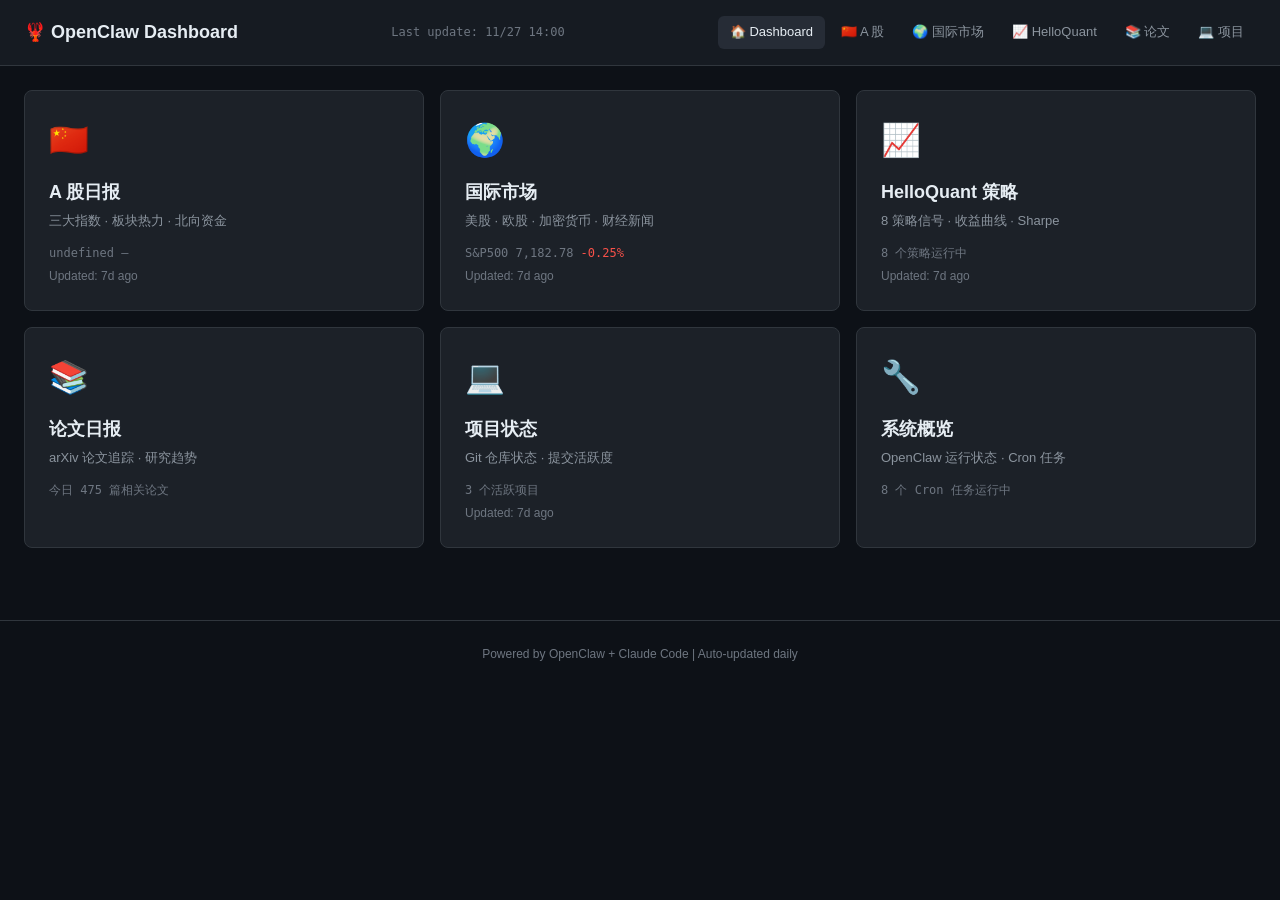
<file: index.html>
<!DOCTYPE html>
<html lang="zh-CN">
<head>
  <meta charset="UTF-8">
  <meta name="viewport" content="width=device-width, initial-scale=1.0">
  <title>OpenClaw Dashboard</title>
  <link rel="stylesheet" href="assets/style.css">
</head>
<body>
  <div class="header">
    <h1>🦞 OpenClaw Dashboard</h1>
    <div class="updated" id="last-updated"></div>
    <nav></nav>
  </div>

  <div class="container">
    <div class="grid-3" id="cards"></div>
  </div>

  <div class="footer">
    Powered by OpenClaw + Claude Code | Auto-updated daily
  </div>

  <script src="assets/common.js"></script>
  <script>
    renderNav('index');

    const cardDefs = [
      { id: 'a-shares', icon: '🇨🇳', title: 'A 股日报', desc: '三大指数 · 板块热力 · 北向资金', file: 'a-shares.json',
        render: d => d ? `${d.indices[0]?.name} ${formatNumber(d.indices[0]?.close)} ${formatChange(d.indices[0]?.change_pct)}` : '暂无数据' },
      { id: 'global-market', icon: '🌍', title: '国际市场', desc: '美股 · 欧股 · 加密货币 · 财经新闻', file: 'global-market.json',
        render: d => d ? `S&P500 ${formatNumber(d.indices[0]?.close)} ${formatChange(d.indices[0]?.change_pct)}` : '暂无数据' },
      { id: 'helloquant', icon: '📈', title: 'HelloQuant 策略', desc: '8 策略信号 · 收益曲线 · Sharpe', file: 'helloquant.json',
        render: d => d ? `${d.strategies?.length || 0} 个策略运行中` : '暂无数据' },
      { id: 'papers', icon: '📚', title: '论文日报', desc: 'arXiv 论文追踪 · 研究趋势', file: 'papers.json',
        render: d => d ? `今日 ${d.papers?.length || 0} 篇相关论文` : '暂无数据' },
      { id: 'projects', icon: '💻', title: '项目状态', desc: 'Git 仓库状态 · 提交活跃度', file: 'projects.json',
        render: d => d ? `${d.projects?.length || 0} 个活跃项目` : '暂无数据' },
      { id: 'system', icon: '🔧', title: '系统概览', desc: 'OpenClaw 运行状态 · Cron 任务', file: null,
        render: () => '8 个 Cron 任务运行中' },
    ];

    async function init() {
      const container = document.getElementById('cards');
      let latestUpdate = null;

      for (const def of cardDefs) {
        const data = def.file ? await loadData(def.file) : null;
        const updated = data?.updated_at;
        if (updated && (!latestUpdate || new Date(updated) > new Date(latestUpdate))) {
          latestUpdate = updated;
        }

        const card = document.createElement('a');
        card.className = 'card card-link index-card';
        card.href = def.id === 'system' ? '#' : `${def.id}.html`;
        card.innerHTML = `
          <div class="icon">${def.icon}</div>
          <div class="title">${def.title}</div>
          <div class="desc">${def.desc}</div>
          <div class="meta">${def.render(data)}</div>
          ${updated ? `<div class="subtitle">Updated: ${timeAgo(updated)}</div>` : ''}
        `;
        container.appendChild(card);
      }

      document.getElementById('last-updated').textContent =
        latestUpdate ? `Last update: ${formatTime(latestUpdate)}` : '';
    }

    init();
  </script>
</body>
</html>
</file>
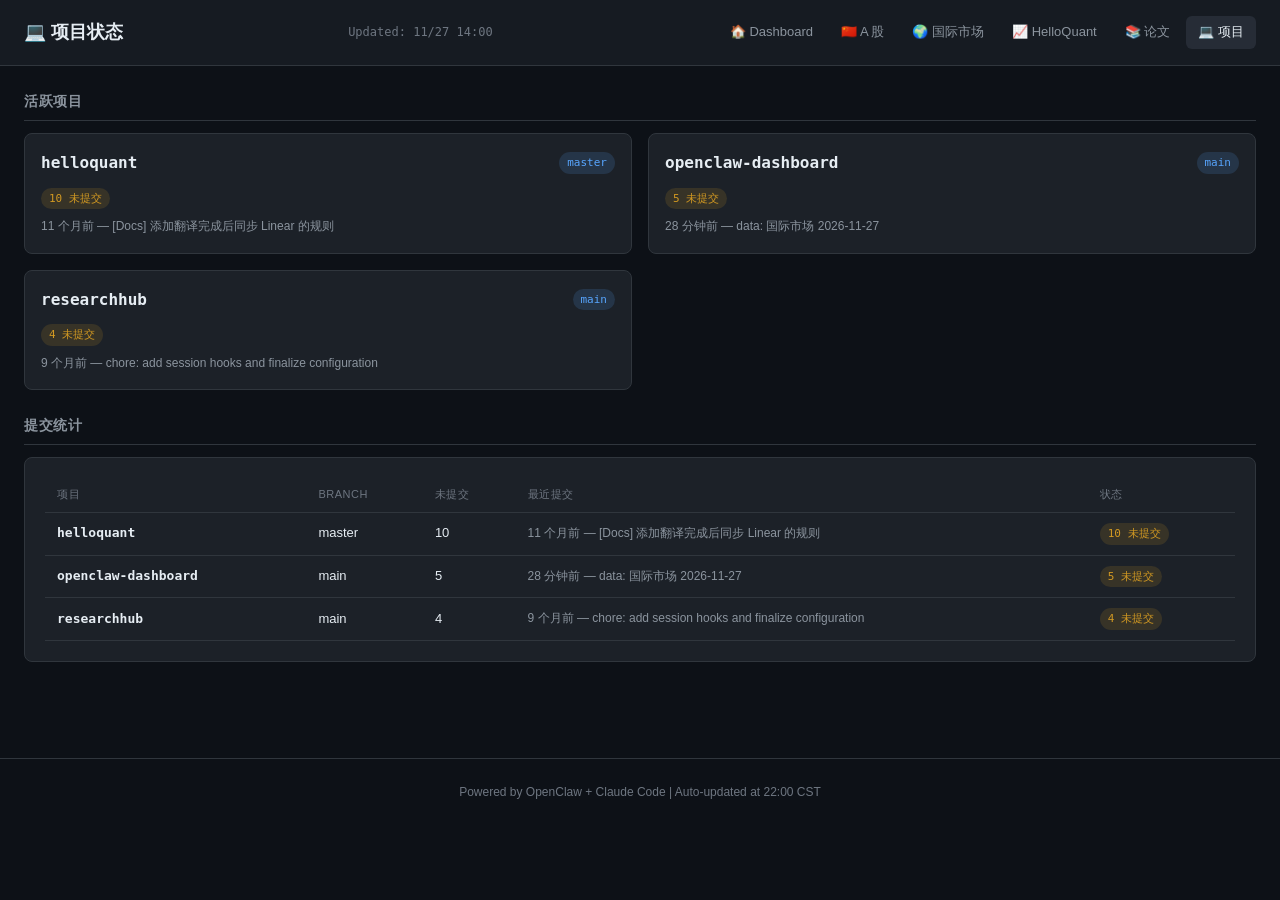
<file: projects.html>
<!DOCTYPE html>
<html lang="zh-CN">
<head>
  <meta charset="UTF-8">
  <meta name="viewport" content="width=device-width, initial-scale=1.0">
  <title>项目状态 — OpenClaw Dashboard</title>
  <link rel="stylesheet" href="assets/style.css">
</head>
<body>
  <div class="header">
    <h1>💻 项目状态</h1>
    <div class="updated" id="last-updated"></div>
    <nav></nav>
  </div>

  <div class="container">
    <div class="section">
      <div class="section-title">活跃项目</div>
      <div class="grid-2" id="project-list"></div>
    </div>

    <div class="section">
      <div class="section-title">提交统计</div>
      <div class="card">
        <table>
          <thead>
            <tr><th>项目</th><th>Branch</th><th>未提交</th><th>最近提交</th><th>状态</th></tr>
          </thead>
          <tbody id="project-table"></tbody>
        </table>
      </div>
    </div>
  </div>

  <div class="footer">Powered by OpenClaw + Claude Code | Auto-updated at 22:00 CST</div>

  <script src="assets/common.js"></script>
  <script>
    renderNav('projects');

    async function init() {
      const data = await loadData('projects.json');
      if (!data) {
        document.getElementById('project-list').innerHTML = '<div class="card"><p style="color:var(--text-muted)">暂无数据 — 等待 dashboard-build Cron 执行</p></div>';
        return;
      }

      document.getElementById('last-updated').textContent = `Updated: ${formatTime(data.updated_at)}`;

      const listEl = document.getElementById('project-list');
      const tbody = document.getElementById('project-table');

      (data.projects || []).forEach(p => {
        // Card
        const card = document.createElement('div');
        card.className = 'card project-card';
        const statusBadge = p.uncommitted > 0
          ? `<span class="badge badge-yellow">${p.uncommitted} 未提交</span>`
          : `<span class="badge badge-green">干净</span>`;
        card.innerHTML = `
          <div style="display:flex;justify-content:space-between;align-items:center;">
            <div class="project-name">${p.name}</div>
            <span class="branch">${p.branch || 'main'}</span>
          </div>
          <div style="margin:8px 0">${statusBadge}</div>
          <div class="commit-msg">${p.last_commit || ''}</div>
        `;
        listEl.appendChild(card);

        // Table row
        const tr = document.createElement('tr');
        const statusCls = p.uncommitted > 0 ? 'badge-yellow' : 'badge-green';
        const statusText = p.uncommitted > 0 ? `${p.uncommitted} 未提交` : '干净';
        tr.innerHTML = `
          <td style="font-weight:600;font-family:var(--font-mono)">${p.name}</td>
          <td><span class="branch">${p.branch || 'main'}</span></td>
          <td>${p.uncommitted || 0}</td>
          <td style="font-size:12px;color:var(--text-secondary)">${p.last_commit || '—'}</td>
          <td><span class="badge ${statusCls}">${statusText}</span></td>
        `;
        tbody.appendChild(tr);
      });
    }

    init();
  </script>
</body>
</html>
</file>
<file: assets/style.css>
:root {
  --bg-primary: #0d1117;
  --bg-secondary: #161b22;
  --bg-card: #1c2128;
  --bg-hover: #262c36;
  --border: #30363d;
  --text-primary: #e6edf3;
  --text-secondary: #8b949e;
  --text-muted: #6e7681;
  --accent-green: #3fb950;
  --accent-red: #f85149;
  --accent-blue: #58a6ff;
  --accent-yellow: #d29922;
  --accent-purple: #bc8cff;
  --accent-orange: #f0883e;
  --font-mono: 'JetBrains Mono', 'Fira Code', 'Cascadia Code', monospace;
  --font-sans: -apple-system, BlinkMacSystemFont, 'Segoe UI', Helvetica, Arial, sans-serif;
}

* { margin: 0; padding: 0; box-sizing: border-box; }

body {
  background: var(--bg-primary);
  color: var(--text-primary);
  font-family: var(--font-sans);
  line-height: 1.6;
  min-height: 100vh;
}

/* Header */
.header {
  background: var(--bg-secondary);
  border-bottom: 1px solid var(--border);
  padding: 16px 24px;
  display: flex;
  justify-content: space-between;
  align-items: center;
  position: sticky;
  top: 0;
  z-index: 100;
}

.header h1 {
  font-size: 18px;
  font-weight: 600;
  display: flex;
  align-items: center;
  gap: 8px;
}

.header .updated {
  font-size: 12px;
  color: var(--text-muted);
  font-family: var(--font-mono);
}

.header nav {
  display: flex;
  gap: 4px;
}

.header nav a {
  color: var(--text-secondary);
  text-decoration: none;
  padding: 6px 12px;
  border-radius: 6px;
  font-size: 13px;
  transition: all 0.15s;
}

.header nav a:hover,
.header nav a.active {
  color: var(--text-primary);
  background: var(--bg-hover);
}

/* Container */
.container {
  max-width: 1400px;
  margin: 0 auto;
  padding: 24px;
}

/* Grid layouts */
.grid-2 { display: grid; grid-template-columns: 1fr 1fr; gap: 16px; }
.grid-3 { display: grid; grid-template-columns: 1fr 1fr 1fr; gap: 16px; }
.grid-4 { display: grid; grid-template-columns: repeat(4, 1fr); gap: 16px; }
.grid-6 { display: grid; grid-template-columns: repeat(3, 1fr); gap: 16px; }

/* Cards */
.card {
  background: var(--bg-card);
  border: 1px solid var(--border);
  border-radius: 8px;
  padding: 20px;
  transition: border-color 0.15s;
}

.card:hover {
  border-color: var(--accent-blue);
}

.card-link {
  text-decoration: none;
  color: inherit;
  display: block;
}

.card h2 {
  font-size: 14px;
  color: var(--text-secondary);
  text-transform: uppercase;
  letter-spacing: 0.5px;
  margin-bottom: 12px;
}

.card h3 {
  font-size: 16px;
  font-weight: 600;
  margin-bottom: 8px;
}

.card .value {
  font-size: 28px;
  font-weight: 700;
  font-family: var(--font-mono);
}

.card .change {
  font-size: 14px;
  font-family: var(--font-mono);
  margin-left: 8px;
}

.card .subtitle {
  font-size: 12px;
  color: var(--text-muted);
  margin-top: 4px;
}

/* Index cards */
.index-card {
  padding: 24px;
  cursor: pointer;
}

.index-card .icon {
  font-size: 32px;
  margin-bottom: 12px;
}

.index-card .title {
  font-size: 18px;
  font-weight: 600;
  margin-bottom: 4px;
}

.index-card .desc {
  font-size: 13px;
  color: var(--text-secondary);
  margin-bottom: 12px;
}

.index-card .meta {
  font-size: 12px;
  color: var(--text-muted);
  font-family: var(--font-mono);
}

/* Colors */
.up { color: var(--accent-green); }
.down { color: var(--accent-red); }
.neutral { color: var(--text-secondary); }

/* Chart containers */
.chart-container {
  width: 100%;
  height: 350px;
}

.chart-container-sm {
  width: 100%;
  height: 250px;
}

.chart-container-lg {
  width: 100%;
  height: 450px;
}

/* Tables */
table {
  width: 100%;
  border-collapse: collapse;
  font-size: 13px;
}

th {
  text-align: left;
  padding: 8px 12px;
  color: var(--text-muted);
  font-weight: 500;
  border-bottom: 1px solid var(--border);
  font-size: 11px;
  text-transform: uppercase;
  letter-spacing: 0.5px;
}

td {
  padding: 10px 12px;
  border-bottom: 1px solid var(--border);
}

tr:hover td {
  background: var(--bg-hover);
}

/* News items */
.news-item {
  padding: 12px 0;
  border-bottom: 1px solid var(--border);
}

.news-item:last-child {
  border-bottom: none;
}

.news-item .source {
  font-size: 11px;
  color: var(--accent-blue);
  text-transform: uppercase;
  letter-spacing: 0.5px;
}

.news-item .title {
  font-size: 14px;
  margin: 4px 0;
}

.news-item .summary {
  font-size: 12px;
  color: var(--text-secondary);
}

/* Paper cards */
.paper-card {
  padding: 16px;
}

.paper-card .stars {
  color: var(--accent-yellow);
  font-size: 12px;
}

.paper-card .paper-title {
  font-size: 14px;
  font-weight: 600;
  margin: 6px 0;
}

.paper-card .authors {
  font-size: 12px;
  color: var(--text-muted);
}

.paper-card .paper-summary {
  font-size: 13px;
  color: var(--text-secondary);
  margin-top: 8px;
}

/* Project cards */
.project-card {
  padding: 16px;
}

.project-card .project-name {
  font-size: 16px;
  font-weight: 600;
  font-family: var(--font-mono);
}

.project-card .branch {
  display: inline-block;
  background: rgba(88, 166, 255, 0.15);
  color: var(--accent-blue);
  padding: 2px 8px;
  border-radius: 12px;
  font-size: 11px;
  font-family: var(--font-mono);
}

.project-card .commit-msg {
  font-size: 12px;
  color: var(--text-secondary);
  margin-top: 8px;
}

/* Strategy cards */
.strategy-card {
  text-align: center;
  padding: 16px;
}

.strategy-card .signal {
  display: inline-block;
  padding: 4px 12px;
  border-radius: 4px;
  font-size: 12px;
  font-weight: 600;
  font-family: var(--font-mono);
}

.signal-long { background: rgba(63, 185, 80, 0.15); color: var(--accent-green); }
.signal-short { background: rgba(248, 81, 73, 0.15); color: var(--accent-red); }
.signal-neutral { background: rgba(139, 148, 158, 0.15); color: var(--text-secondary); }

/* Section */
.section {
  margin-bottom: 24px;
}

.section-title {
  font-size: 14px;
  font-weight: 600;
  color: var(--text-secondary);
  text-transform: uppercase;
  letter-spacing: 0.5px;
  margin-bottom: 12px;
  padding-bottom: 8px;
  border-bottom: 1px solid var(--border);
}

/* Badge */
.badge {
  display: inline-block;
  padding: 2px 8px;
  border-radius: 12px;
  font-size: 11px;
  font-family: var(--font-mono);
}

.badge-green { background: rgba(63, 185, 80, 0.15); color: var(--accent-green); }
.badge-red { background: rgba(248, 81, 73, 0.15); color: var(--accent-red); }
.badge-yellow { background: rgba(210, 153, 34, 0.15); color: var(--accent-yellow); }
.badge-blue { background: rgba(88, 166, 255, 0.15); color: var(--accent-blue); }

/* Footer */
.footer {
  text-align: center;
  padding: 24px;
  color: var(--text-muted);
  font-size: 12px;
  border-top: 1px solid var(--border);
  margin-top: 48px;
}

/* Responsive */
@media (max-width: 768px) {
  .grid-2, .grid-3, .grid-4, .grid-6 {
    grid-template-columns: 1fr;
  }
  .header {
    flex-direction: column;
    gap: 12px;
  }
  .header nav {
    flex-wrap: wrap;
  }
}
</file>
